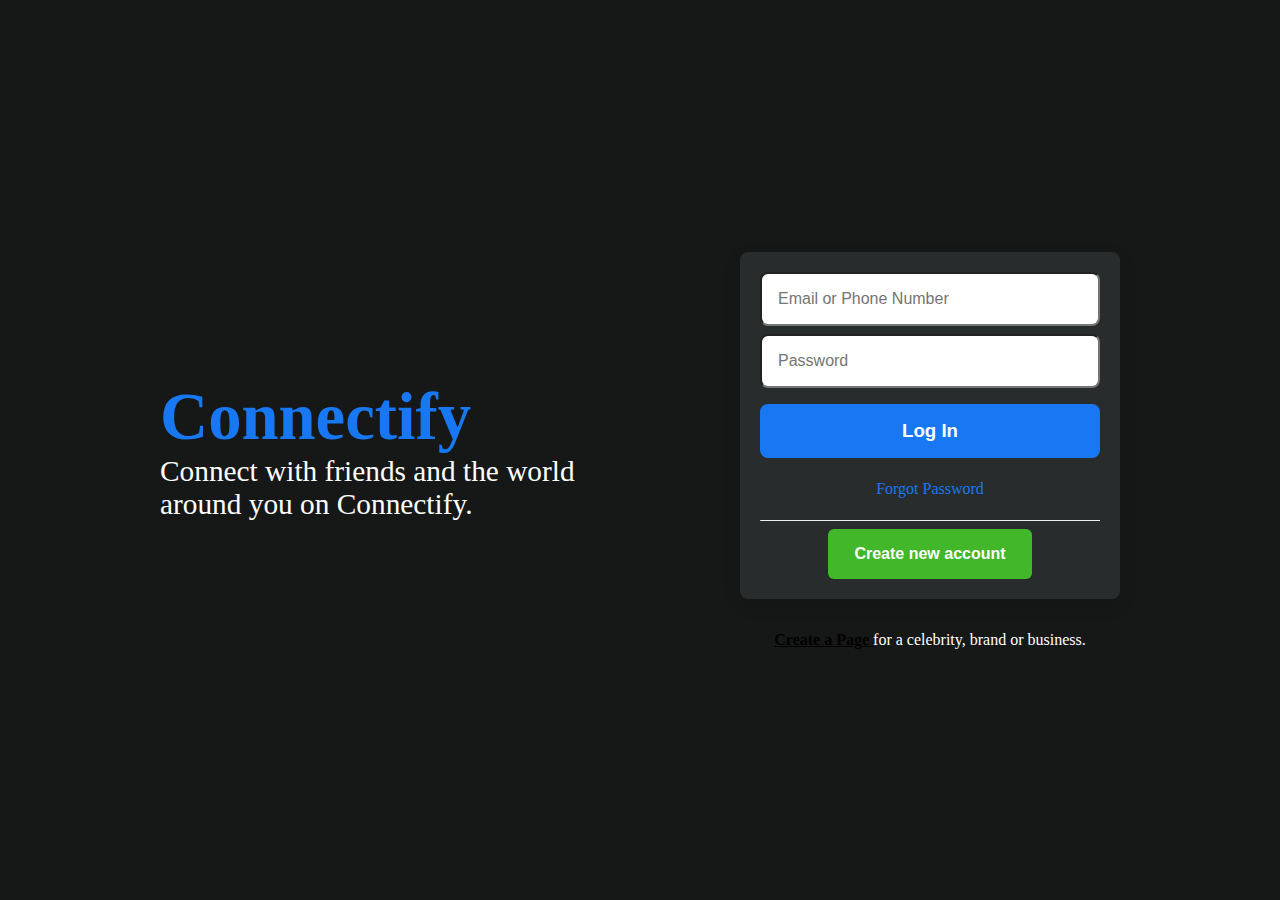
<file: index.html>
<!DOCTYPE html>
<html lang="en">
<head>
    <meta charset="UTF-8">
    <meta name="viewport" content="width=device-width, initial-scale=1.0">
    <title>Connectify - log in or sign up</title>
    <link rel="stylesheet" href="style.css">
</head>
<body>
    <div class="container">
        <div class="left">
            <h1>Connectify</h1>
            <p> Connect with friends and the world around you on Connectify. </p>
        </div>

        <div class="right">
            <form action="home/home.html" class="Login-Field" onsubmit="return animateLogin(event)" >
                <div><input type="text" placeholder="Email or Phone Number" class="if" required></div>
                <div><input type="text" placeholder="Password" class="if" required> </div>
                
                <button type="submit"> Log In </button>

                <div  class="forgot" > <a href="#"> Forgot Password</a> </div>
                <hr>
                <div > <button type="button" class="New-account"> Create new account</button></div>
            </form>
           <p> <div class="Create-Page"> <a href="Create a Page" ><b> Create a Page </b></a> for a celebrity, brand or business.</p> </div>
        </div>
    </div>
</body>
</html>
</file>
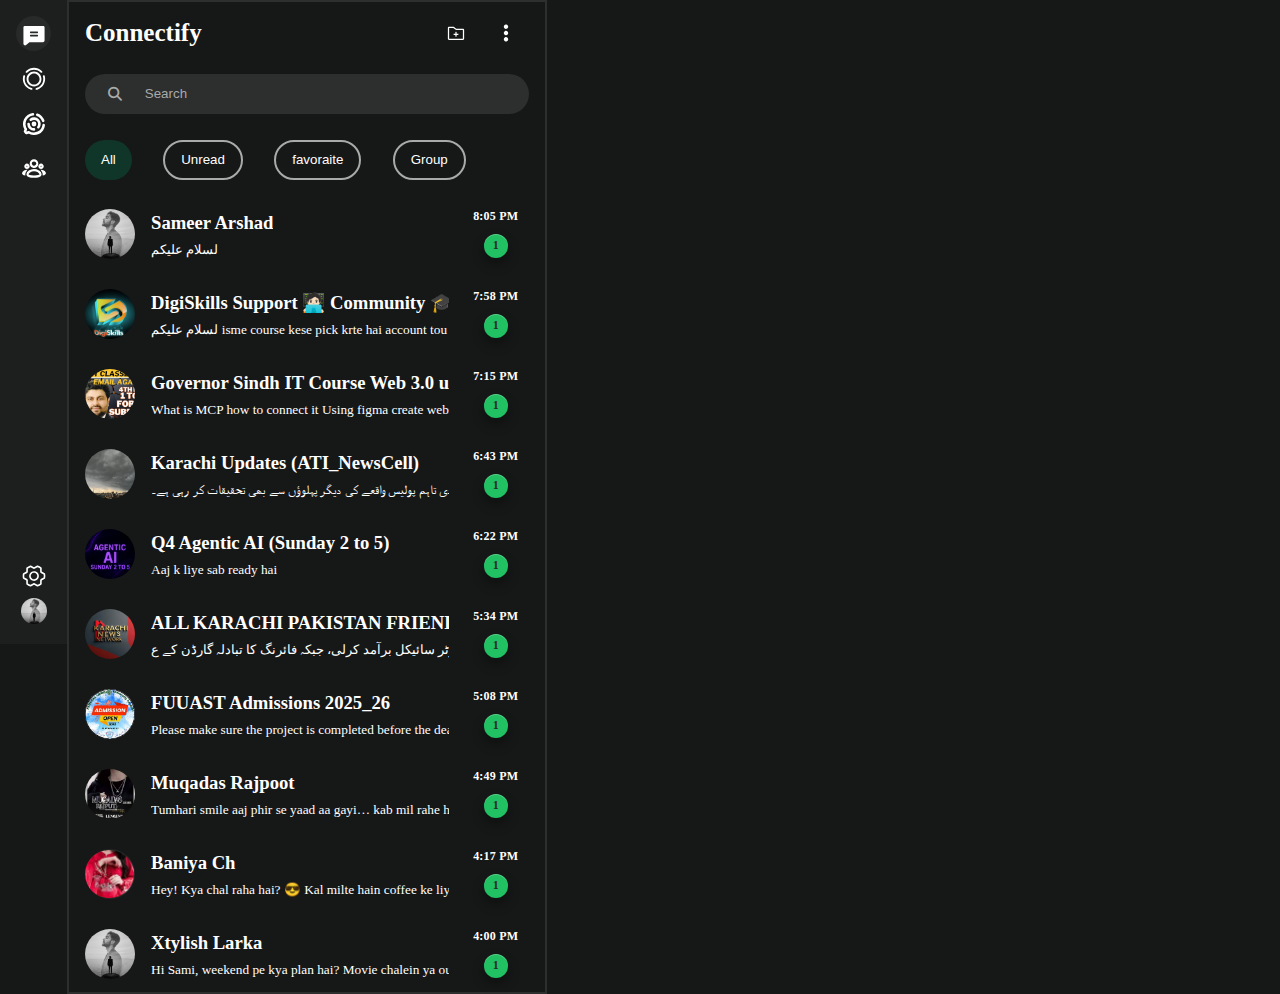
<file: home/home.html>
<!DOCTYPE html>
<html lang="en">
<head>
    <meta charset="UTF-8">
    <meta name="viewport" content="width=device-width, initial-scale=1.0">
    <title>Document</title>
    <link rel="stylesheet" href="style.css">
    <link rel="stylesheet" href="https://cdnjs.cloudflare.com/ajax/libs/font-awesome/6.5.0/css/all.min.css">

</head>
<body>
    <div class="Container">

        <div class="sidebar">
            <ul class="sidebar-list">
                <li>
                    <button class="icon-btn1">
                        <img src="Icons/ChatText-1.svg" alt="">
                        <span class="tooltip"> Chats </span>
                    </button>
                </li>


                <li>
                    <button class="icon-btn">
                        <img src="Icons/f7_status.svg" alt="">
                        <span class="tooltip"> Status </span>
                    </button>
                </li>

                <li>
                    <button class="icon-btn">
                        <img src="Icons/majesticons_chat-status-line.svg" alt="">
                        <span class="tooltip"> Channels </span>
                    </button>
                </li>

                <li>
                    <button class="icon-btn">
                        <img src="Icons/mingcute_group-3-fill.svg" alt="">
                        <span class="tooltip"> Communities </span>
                    </button>
                </li>

            </ul>

            <ul class="sidebar-list">
                <li>
                    <button class="icon-btn">
                        <img src="Icons/GearSix.svg" alt="">
                        <span class="tooltip"> Setting </span>
                    </button>

                    <button class="icon-btn">
                        <img src="Images/Screenshot 2025-11-23 170822.png" alt="">
                        <span class="tooltip"> Profile </span>
                    </button>
                </li>
            </ul>
        </div>

        <!-- <div class="Left">
            <div class="Menu">
                <a href="#" class="icon-link"> <img src="Icons/ChatText 2-01.svg" alt=""></a>
                <a href="#" class="icon-links"> <img src="Icons/f7_status.svg" alt=""></a>
                <a href="#" class="icon-links"> <img src="Icons/majesticons_chat-status-line.svg" alt=""> </a>
                <a href="#" class="icon-links"> <img src="Icons/mingcute_group-3-fill.svg" alt=""></a>
            </div>

            <div class="Setting">
                <a href="#" class="icon-links"> <img src="Icons/GearSix.svg" alt=""></a>
                <a href="#" class="icon-links"> <img src="Images/Screenshot 2025-11-23 170822.png" alt="" class="UserPro"></a>
                
                
            </div>
        </div> -->

        <div class="Right">
            <div class="Nav">
                <div class="Nav-left">
                    <h1> Connectify </h1>
                </div>

                <div class="Nav-right">
                    <div class="icon-box">
                        <div class="Image"> <img src="Icons/FolderSimplePlus.svg" alt=""> </div>
                        
                        <Span class="hover-menu"> New chat </Span>
                    </div>
                        
                    
                    <div class="menu-container">
                    <input type="checkbox" name="" id="menuToggle">
                    <label for="menuToggle" class="three-dots">
                        <div class="Image"> <img src="Icons/DotsThreeOutlineVertical.svg" alt=""> </div>
                        <span class="hover-menu"> Menu </span>
                    </label>

                    <div class="click-menu">
                        <ul>
                            <li>New group</li>
                            <li>Starred messages</li>
                            <li>Select chats</li>
                            <li>App lock</li>
                            <li>Log out</li>
                        </ul>
                    </div>
                </div>
                </div>



            <!-- </div>
            <nav class="Header">
            <div class="Heading">
                <h1> Connectify </h1>
            </div>
            
            <div class="Navbar">
                <img src="Icons/FolderSimplePlus.svg" alt="" class="Vector"> -->

                
                
            </div>
        </nav>

       

        
        <!-- <div class="search-box">
             <i class="fa-solid fa-magnifying-glass"></i>
             <input type="search" placeholder="Search">
        </div> -->

        <div class="Search-Bar">
            <div class="Search-Icon">
                <a href="#"> <i class="fa-solid fa-magnifying-glass"></i> </a>
            </div>

            <input type="search" name="Search" placeholder="Search" class="Search-Input">
           
        </div>

        <div class="Button1">
            <Button class="All"> All </Button>
            <Button class="Unread"> Unread </Button>
            <Button class="favoraite"> favoraite </Button>
            <Button class="Group"> Group </Button>
        </div>

        
    <div class="Ulta">
        <div class="Username-Ui">
            <div class="Profile">
                <div>
                <img src="Images/Screenshot 2025-11-23 170822.png" alt="Profile Image" class="Dp">
                </div>

                <div class="User">
                <h2> Sameer Arshad </h2>
                <p> لسلام علیکم </p>
                </div>
            </div>
            
            <div class="status">
                <span class="time">8:05 PM</span>

                <div class="badge" role="status" aria-label="1 new notification">
                    <span class="count">1</span>
                    <span class="dot" aria-hidden="true"></span>
                </div>
            </div>
        </div>

        <div class="Username-Ui">
            <div class="Profile">
                <div>
                <img src="Images/Digiskill.png" alt="Profile Image" class="Dp">
                </div>

                <div class="User">
                <h2> DigiSkills Support 🧑🏻‍💻 Community 🎓 3.0 Batch-02 </h2>
                <p> لسلام علیکم isme course kese pick krte hai account tou creat kr liya dashboard blank hsr </p>
                </div>
            </div>
            
            <div class="status">
                <span class="time">7:58 PM</span>

                <div class="badge" role="status" aria-label="1 new notification">
                    <span class="count">1</span>
                    <span class="dot" aria-hidden="true"></span>
                </div>
            </div>
        </div>

        <div class="Username-Ui">
            <div class="Profile">
                <div>
                <img src="Images/Govt.png" alt="Profile Image" class="Dp">
                </div>

                <div class="User">
                <h2> Governor Sindh IT Course Web 3.0 unOfficial </h2>
                <p> What is MCP how to connect it
                    Using figma create website in few minutes 
                    Complete work step by step guide
                    Sir Ali jawwad class 7 (23-november) recording sab dekh lein
                    MCP is important for Quarter 4 exam </p>
                </div>
            </div>
            
            <div class="status">
                <span class="time">7:15 PM</span>

                <div class="badge" role="status" aria-label="1 new notification">
                    <span class="count">1</span>
                    <span class="dot" aria-hidden="true"></span>
                </div>
            </div>
        </div>

        <div class="Username-Ui">
            <div class="Profile">
                <div>
                <img src="Images/Karachi Update.png" alt="Profile Image" class="Dp">
                </div>

                <div class="User">
                <h2> Karachi Updates (ATI_NewsCell) </h2>
                <p> کراچی کے علاقے اورنگی ٹاؤن میں ایک شخص نے  خود پر تیل چھڑک کر آگ لگانے کا خواب دیکھ کر، حقیقت میں خود پر مٹی کا تیل چھڑک کر آگ لگاکر اپنی جان لے لی۔ میڈیا رپورٹ کے مطابق اورنگی تھانے کی حدود قصبہ موڑ شہزاد سنیما کے قریب گھر میں 60 سالہ اللہ رکھا آگ میں جھلس کر شدید زخمی ہوگیا جسے تشویشناک حالت میں سول اسپتال کے برنس وارڈ منتقل کیا گیا، شدید جھلس کر زخمی ہونے والا شخص سول اسپتال میں دوران علاج چل بسا۔ رپورٹ کے مطابق ایس ایچ اواورنگی ٹاؤن یوسف مہر نے بتایا کہ متوفی کا آبائی تعلق راولپنڈی سے تھا اور وہ 10 روز قبل اپنی سالی کے گھر آیا تھا، اللہ رکھا نےسالی کو بتایا تھا کہ وہ 3 روز سے خواب میں دیکھ رہا تھا کہ اس نے خو د پر تیل چھڑ ک کر آگ لگا دی، جس کے سبب وہ انتہائی پریشان بھی تھا تاہم ہفتہ اور اتوار کی درمیانی شب اس نے اپنے جسم پر مٹی کا تیل چھڑکا اور خود کو آگ لگا دی۔ پولیس نے ضابطے کی کارروائی کے بعد لاش ورثاء کے حوالے کردی تاہم پولیس واقعے کی دیگر پہلوؤں سے بھی تحقیقات کر رہی ہے۔ </p>
                </div>
            </div>
            
            <div class="status">
                <span class="time">6:43 PM</span>

                <div class="badge" role="status" aria-label="1 new notification">
                    <span class="count">1</span>
                    <span class="dot" aria-hidden="true"></span>
                </div>
            </div>
        </div>

        <div class="Username-Ui">
            <div class="Profile">
                <div>
                <img src="Images/Agentic AI.png" alt="Profile Image" class="Dp">
                </div>

                <div class="User">
                <h2> Q4 Agentic AI (Sunday 2 to 5) </h2>
                <p> Aaj k liye sab ready hai </p>
                </div>
            </div>
            
            <div class="status">
                <span class="time"> 6:22 PM</span>

                <div class="badge" role="status" aria-label="1 new notification">
                    <span class="count">1</span>
                    <span class="dot" aria-hidden="true"></span>
                </div>
            </div>
        </div>

        <div class="Username-Ui">
            <div class="Profile">
                <div>
                <img src="Images/KNN.png" alt="Profile Image" class="Dp">
                </div>

                <div class="User">
                <h2> ALL KARACHI PAKISTAN FRIENDS WORLD NEWS GROUP 👍👍👍👍👍👍 </h2>
                <p> ڈسٹرکٹ سٹی میں بینک سے رقم لے کر نکلنے والے شہریوں کو لوٹنے والے بین الصوبائی گروہ کا تھانہ گارڈن پولیس سے مقابلہ ہوا، جس میں ملزمان کی فائرنگ پر پولیس نے جوابی کارروائی کرتے ہوئے دو ڈاکوؤں کو زخمی حالت میں گرفتار کرلیا۔ گرفتار ملزمان عابد عباس اور میر کامران سدھانی نہ صرف پانچ روز قبل موبائل مارکیٹ کے ایک تاجر سے ڈکیتی میں ملوث تھے بلکہ سینکڑوں شہریوں کو بینک سے نکلتے ہی لوٹنے کی وارداتوں میں بھی شامل رہے ہیں۔ گروہ میں شامل ایک خاتون بینکوں میں ریکی کرتی اور اکثر شہریوں سے لفٹ مانگ کر ساتھیوں کو سنسان مقام پر بلالیتی، جہاں واردات کی جاتی تھی۔ ملزمان پنجاب کے مختلف شہروں میں متعدد ڈکیتی مقدمات میں بھی مطلوب اور گرفتار ہوچکے ہیں۔ پولیس نے ملزمان کے قبضے سے دو پستول، راؤنڈز اور شاہ لطیف ٹاؤن سے چھینی گئی موٹر سائیکل برآمد کرلی، جبکہ فائرنگ کا تبادلہ گارڈن کے ع… </p>
                </div>
            </div>
            
            <div class="status">
                <span class="time"> 5:34 PM</span>

                <div class="badge" role="status" aria-label="1 new notification">
                    <span class="count">1</span>
                    <span class="dot" aria-hidden="true"></span>
                </div>
            </div>
        </div>

        <div class="Username-Ui">
            <div class="Profile">
                <div>
                <img src="Images/FU.png" alt="Profile Image" class="Dp">
                </div>

                <div class="User">
                <h2> FUUAST Admissions 2025_26 </h2>
                <p> Please make sure the project is completed before the deadline. No delays </p>
                </div>
            </div>
            
            <div class="status">
                <span class="time">5:08 PM</span>

                <div class="badge" role="status" aria-label="1 new notification">
                    <span class="count">1</span>
                    <span class="dot" aria-hidden="true"></span>
                </div>
            </div>
        </div>

        <div class="Username-Ui">
            <div class="Profile">
                <div>
                <img src="Images/491939013_122236972496197369_5235591464582191342_n.jpg" alt="Profile Image" class="Dp">
                </div>

                <div class="User">
                <h2> Muqadas Rajpoot </h2>
                <p> Tumhari smile aaj phir se yaad aa gayi… kab mil rahe ho?" </p>
                </div>
            </div>
            
            <div class="status">
                <span class="time">4:49 PM</span>

                <div class="badge" role="status" aria-label="1 new notification">
                    <span class="count">1</span>
                    <span class="dot" aria-hidden="true"></span>
                </div>
            </div>
        </div>

        <div class="Username-Ui">
            <div class="Profile">
                <div>
                <img src="Images/ashi.png" alt="Profile Image" class="Dp">
                </div>

                <div class="User">
                <h2> Baniya Ch </h2>
                <p> Hey! Kya chal raha hai? 😎 Kal milte hain coffee ke liye? </p>
                </div>
            </div>
            
            <div class="status">
                <span class="time">4:17 PM</span>

                <div class="badge" role="status" aria-label="1 new notification">
                    <span class="count">1</span>
                    <span class="dot" aria-hidden="true"></span>
                </div>
            </div>
        </div>

        <div class="Username-Ui">
            <div class="Profile">
                <div class="DPI">
                <img src="Images/Screenshot 2025-11-23 170822.png" alt="Profile Image" class="Dp">
                </div>

                <div class="User">
                <h2> Xtylish Larka </h2>
                <p> Hi Sami, weekend pe kya plan hai? Movie chalein ya outing?" </p>
                </div>
            </div>
            
            <div class="status">
                <span class="time">4:00 PM</span>

                <div class="badge" role="status" aria-label="1 new notification">
                    <span class="count">1</span>
                    <span class="dot" aria-hidden="true"></span>
                </div>
            </div>
        </div>

        <!-- Bottom Bar (Mobile) -->
<div class="bottom-nav">
  <div class="nav-item">
    <img src="Icons/ChatText-1.svg" alt="">
    <span>Chats</span>
  </div>

  <div class="nav-item">
    <img src="Icons/majesticons_chat-status-line.svg" alt="">
    <span>Updates</span>
  </div>

  <div class="nav-item">
    <img src="Icons/mingcute_group-3-fill.svg" alt="">
    <span>Communities</span>
  </div>

  <div class="nav-item">
    <img src="Icons/Phone.svg" alt="">
    <span>Calls</span>
  </div>
</div>
    </div>


        </div>

    </div>
</body>
</html>
</file>
<file: style.css>
*{
    margin: 0%;
    padding: 0%;
    box-sizing: border-box;
}

body {
  background-color: #161717;
  color: white;
}


 @font-face {
 font-family: 'My';
 src: url('Fonts/Feeling\ Lovely.ttf');}
/* 
body {
    background-color:  #f0f2f5;
    font-family: Arial, Helvetica, sans-serif
} */

.container {
    display: flex;
    justify-content: center;
    align-items: center;
    margin: left 112px;
    margin: right 112px;
    min-height: 100vh;
    padding: 40px;
    gap: 80px;
}

.left h1 {
    color: #1877F2;
    font-size: 50pt;
    font-weight: 700;
    font-family: Georgia, 'Times New Roman', Times, serif ;
}

.left p {
    font-size: 22pt;
    font-weight: 500;
    max-width:500px;
}

.right {
    display: flex;
    width: 380px;
    flex-direction: column;
    align-items: center;
}

.Login-Field {
    background-color: #292c2c;
    width: 100%;
    padding: 20px;
    border-radius: 8px;
    box-shadow: 0 6px 18px rgba(0,0,0,0.1);;
    /* margin: 20px; */
}

input{
    width: 100%;
    border-radius: 8px;
    font-size: 12pt;
    font-weight: 400;
    padding: 16px;
    margin-bottom: 8px;
    /* border: none; */
}

button {
    width: 100%;
    padding: 16px;
    background-color: #1877F2;
    color: white;
    margin-top: 8px;
    margin-bottom: 8px;
    border: none;
    font-size: 14pt;
    font-weight: 700;
    border-radius: 8px;
}

/* .Login {
    width: 100%;
    padding: 16px;
    background-color: #1877F2;
    color: white;
    margin-top: 8px;
    margin-bottom: 8px;
    border: none;
    font-size: 14pt;
    font-weight: 700;
    border-radius: 8px;
} */

button:hover {
    background-color: #2382fd;
}

.forgot {
    width: 100%;
   
    text-align: center;
    margin-bottom: 8px;
    padding: 14px;
}

.forgot a {
         color: #1877f2;
  text-decoration: none;
}

.forgot a:hover {
    text-decoration: underline;
}

hr {
    border-top: black;
    line-height: 1px;
    margin: 8px 0;
    /* border: none; */
}

.New-account {
    width: 60%;
    background: #42b72a;
  color: white;
  border: none;
  border-radius: 6px;
  padding: 16px 16px;
  font-weight: bold;
  font-size: 12pt;
  display: block;
  margin: 0 auto;
  cursor: pointer;
}

.New-account:hover {
    background-color: #3b9b28;
}

.Create-Page {
    margin-top: 32px;
    text-align: center;
    font-size: 12pt;
   

}

.fade-out {
  animation: fadeOut 0.5s forwards;
}

@keyframes fadeOut {
  0% { opacity: 1; transform: scale(1); }
  100% { opacity: 0; transform: scale(0.97); }
}

.Create-Page a {
     color: black;
}

@media (max-width: 900px) {
  .container {
    flex-direction: column;
    text-align: center;
    gap: 40px;
  }

  .left h1 {
    font-size: 60px;
  }

  .left p {
    font-size: 22px;
    margin: 0 auto;
  }
}

/* Mobile */
@media (max-width: 500px) {
  .container {
    padding: 20px;
  }

  .left h1 {
    font-size: 46px;
  }

  .left p {
    font-size: 18px;
  }

  .right {
    width: 100%;
    max-width: 360px;
  }

  .login-box {
    padding: 16px;
  }

  .Login-btn {
    font-size: 16px;
  }

  .Create-New {
    font-size: 15px;
  }

  .Create-page {
    font-size: 13px;
  }
}
</file>
<file: home/style.css>
body {
    margin: 0px;
    background-color: #161717;
}

.Container {
    display: flex;
    max-width: 476px;
    background-color: #161717;
    color: white;
    
   
}

.Right {
    max-width: 100%;
    background-color: #161717;
    color: white;
    
    margin-left: 67px;
    border: #2d2e2e 2px solid;
}

.Left {
    background-color: #1d1f1f;
    display: flex;
    flex-direction: column;
    max-width: 70px;
    max-height: 612px;
    padding: 14px;
    justify-content: space-between ;
    position: fixed;       
    top: 0;                 
    left: 0;     
    height: 100vh;   
    
}

.icon-link {
    background-color: #282a2a;
    width: 35px;
    height: 35px;
    border-radius: 50px;
    display: flex;
    justify-content: center;
    align-items: center;
    margin: 10px 0px;
    /* padding: 5px; */
}

.icon-links {
    
    width: 35px;
    height: 35px;
    border-radius: 50px;
    display: flex;
    justify-content: center;
    align-items: center;
    margin: 10px 0px;
    /* padding: 5px; */
}

.icon-link img {
    width: 15px;
    height: 15px;
}

.Menu {
    display: flex;
    flex-direction: column;
}

.Left img {
    width: 20px;
    margin: 10px 0px;
}

.Setting {
    display: flex;
    flex-direction: column;
    
}

.UserPro {
   width: 20px; 
   height: 20px;
   border-radius: 50px;
}

.Header {
    /* background-color: #ccc; */
    display: flex;
    max-width: 100%;
    justify-content: space-between;
    align-items: center;
    /* padding: 16px; */
    /* margin: 0px 16px; */
}

.Heading div {
    height: 40px;
}

.Vector {
    height: 20px;
    padding: 16px;
}

h1 {
    /* background-color: aquamarine; */
    font-size: 25px;
    font-weight: 700;
    padding: 0px 16px
}

.Navbar {

}

.Search-Bar {
    background-color: #2d2e2e;
    display: flex;
    justify-content: center;
    justify-items: center;
    position: relative;
    max-width: 100%;
    padding: 0px 16px;
    margin: 10px 16px;
    color: white;
    border-radius: 100px;

}

.Search-Input::placeholder {
    color: #a9aaaa;
}

.Search-Icon i {
    color: #a9aaaa;
    font-size: 14px; /* optional */
}




.Search-Icon {
    
    width: 30px;
    height: 40px;
    display: flex;
    justify-content: center;
    align-items: center;
}

.Search-Input {
    background-color: transparent;
    width: 100%;
    height: 40px;
    color: white;
    padding: 16px;

    border: none;
    outline: none !important;

    -webkit-appearance: none;
    -moz-appearance: none;
    appearance: none;
    
    
}

.Button1 {
    max-width: 80%;
    display: flex;
    justify-content: space-between ;
    align-items: center;
    padding: 16px;
    
}

Button {
    width: auto;
    outline: none !important;
    border: none !important;
    box-shadow: none !important;
    background: transparent;
    color: #a9aaaa; 
    padding: 8px 16px; 
    cursor: pointer;
    padding: 8px 16px;
    height: 40px;
    /* margin: 16px; */
    text-align: center;
    border-radius: 100px;
    color: white;
    font-size: 10pt;
}

.All {
    background-color: #103529;
    
}

.Unread , .Group , .favoraite {
    border: #a9aaaa 2px solid !important ;
}

.Ulta {
    display: flex;
    flex-direction: column;
    gap: 4px;
}

.Username-Ui {
    display: flex;
    justify-content: space-between;
    align-items: center;
    max-width: 100%;
    padding: 8px 16px;
    border-radius: 20px;
    /* margin: 0px 16px; */
    
    /* margin: 0px 16px; */
    /* gap: 10px; */
}

.Username-Ui:hover {
    background-color: #2d2e2e;
}

/* .DPI {
    background-color: #21c063;
    width: 20%;
} */

.Dp {
    width: 50px;
    height: 50px;
    border-radius: 50%;
    padding: 10px 0px;
    margin: 5px 0px;
    margin-right: 16px;
}

.Vector {
    /* height: 16px;
    color: white; */
}

.User {
    flex: 1;
    min-width: 0;          /* MOST IMPORTANT */
    white-space: nowrap;
    overflow: hidden;
    text-overflow: ellipsis;
}


.Profile {
    display: flex;
    justify-content: center;
    align-items: center;
    max-width: 82%;
    height: 60px;
    /* margin-right: 16px; */
   

    /* padding: 10px; */
    /* margin: 5px; */
}

.Dp {
    display: flex;
    justify-content: center;
    align-items: center;
    width: 50px;
    height: 50px;
}

h2 {
    font-size: 14pt;
    font-weight: 600;
    height: 15px;
    
    /* margin: 16px 0px; */
}

p {
    font-size: 10pt;
    font-weight: 400;
    height: 15px;
    /* margin: 16px 0px; */
}

.New {
    background-color: #21c063;
    border-radius: 100px;
    width: 10px;
    height: 10px;
    padding: 10px;
    text-align: center;
    color: #000;
}

.status{
    width: 15%;
  display:flex;
  flex-direction: column;
  align-items:center;
  gap:10px;
  /* padding:10px 8px; */
}

.time{
  color: var(--green-light);
  font-weight:600;
  font-size:12px;
  letter-spacing:0.2px;
  /* text-shadow: 0 1px 0 rgba(0,0,0,0.6); */
}

.badge{
  position:relative;
  width:24px;
  height:24px;
  min-width:24px;
  border-radius:50%;
  display:flex;
  align-items:center;
  justify-content:center;
  background-color: #21c063;
  /* background: linear-gradient(145deg, var(--green-light), #2fd86a 60%); */
  box-shadow:
    0 6px 12px rgba(0,0,0,0.35),   /* drop shadow */
    inset 0 1px 0 rgba(255,255,255,0.25); /* shiny effect */
  color:#292929;
  font-weight:700;
  font-size:12px;
  line-height:1;
  user-select:none;
}

.badge .count{
  z-index:2;
  transform: translateY(-1px); /* small visual centering */
}

/* Button hover/focus/active */
.Button1 button:hover,
.Button1 button:focus,
.Button1 button:active {
    background-color: #282a2a;
}

/* ================= ANCHORS ================= */
a {
    color: #a9aaaa;
    text-decoration: none;
    transition: all 0.2s ease;
}

a:hover,
a:focus,
a:active {
    background-color: #282a2a; /* Hover for anchor */
    color: white; /* optional text change on hover */
}

/* ================= ICONS ================= */
.icon-link:hover,
.icon-links:hover {
    background-color: #2d2e2e;
}

/* Icon hover effect (Font Awesome / SVG) */
.icon-link:hover img,
.icon-links:hover img,
.icon-link:hover i,
.icon-links:hover i {
    filter: brightness(0) saturate(100%) invert(75%) sepia(0%) saturate(0%) hue-rotate(180deg) brightness(100%) contrast(100%);
}

/* ================= SEARCH BAR ================= */
.Search-Bar:hover,
.Search-Input:focus {
    border: 1px solid #21c063; /* optional highlight */
    box-shadow: 0 0 6px rgba(33, 192, 99, 0.3);
}

/* Search icon on hover */
.Search-Bar:hover .Search-Icon i {
    color: #21c063;
}

/* ================= BADGE ================= */
.badge:hover {
    transform: scale(1.1);
    box-shadow: 0 8px 16px rgba(0, 0, 0, 0.35), inset 0 1px 0 rgba(255,255,255,0.25);
}

/* ================= INPUT ================= */
/* .Search-Input:focus {
    outline: none !important;
    box-shadow: 0 0 4px rgba(33, 192, 99, 0.5);
} */

.sidebar{
    display: flex;
    flex-direction: column;
    justify-content: space-between;
    align-items: center;
    background-color: #1d1f1f;
    position: fixed;
    max-width: 70px;
    height: 612px;
    padding: 16px;
    z-index: 9999;
}

.sidebar-list {
    /* background-color: #21c063; */
    list-style:none;
    padding:0;
    margin:0;
    display:flex;
    flex-direction:column;
    gap:10px;
    
}

.icon-btn , .icon-btn1 {
    display: flex;
    justify-content: center;
    align-items: center;
    background:transparent;
    width: 35px;
    height: 35px;
    border:0;
    padding:10px;
    border-radius:50px;
    cursor:pointer;
    position:relative;
}

.icon-btn1 {
    background-color: #282a2a;
}

.icon-btn img{
    border-radius: 50px;
}

.icon , img{
  width:26px;
  height:26px;
  stroke:white;
  stroke-width:1.5;
  fill:none;
}

.icon-btn:hover{
  background:rgba(255,255,255,0.05);
}

.icon-btn1:hover {
   background:rgba(255,255,255,0.05); 
}

/* Tooltip */
.tooltip{
  position:absolute;
  left:40px;
  top:50%;
  transform:translateY(-50%);
  background:#0b1113;
  color:var(--muted);
  padding:6px 10px;
  border-radius:8px;
  opacity:0;
  white-space:nowrap;
  transition:opacity .15s;
  z-index: 9999;
}

.icon-btn:hover .tooltip{
  opacity:1;
}

.icon-btn1:hover .tooltip {
   opacity:1; 
}

/* Main Content */
.main{
  /* margin-left:120px;
  padding:20px; */
}

.menu-container {
  position: relative;
  /* display: inline-block; */
  /* z-index: 999999; */
}

/* Hide checkbox */
#menuToggle {
  display: none;
}

/* 3 dots button */
.three-dots {

  cursor: pointer;
  position: relative;
}

.Image {
    display: flex;
    justify-content: center;
    align-items: center;
    width: 35px;
    height: 35px;
    border-radius: 50px;
    /* background-color: #0b1113; */
}

.Image:hover {
    background-color: #1d1f1f;
}

.Nav-right img {
    width: 20px;
    height: 20px;
    
    
}

/* Show tooltip on hover */
.three-dots:hover .hover-menu {
  display: block;
}


/* Main click menu */
.click-menu {
   position: absolute;
    top: 50px;              /* same height as hover-menu */
    left: 50%;
    transform: translateX(-80%); /* horizontal center like hover-menu */
    width: 160px;
    background: #1f1f1f;
    border-radius: 10px;
    display: none;
    box-shadow: 0 5px 15px rgba(0,0,0,0.4);
    padding: 10px 0;
    z-index: 9999;
}

.click-menu ul {
  margin: 0;
  padding: 0;
  list-style: none;
}

.click-menu ul li {
  padding: 12px 15px;
  color: white;
  cursor: pointer;
  border-bottom: 1px solid #333;
}

.click-menu ul li:hover {
  background: #333;
}

/* Show menu when checkbox checked */
#menuToggle:checked ~ .click-menu {
  display: block;
}

.Nav {
    display: flex;
    max-width: 100%;
    justify-content: space-between;
    align-items: center;
    /* padding: 0px 16px; */
    
}

.Nav-right {
    position: relative;
    display: flex;
    justify-content: center;
    align-items: center;
    width: 20%;
    margin: 0px 16px;
    gap: 15px;
}

.icon-box {
    position: relative;
    /* display: inline-block; */
}

.hover-menu {
   position: absolute;
    top: 35px;              /* vertical alignment */
    left: 50%;
    transform: translateX(-50%);
    display: none;
    background: #333;
    color: white;
    padding: 5px 10px;
    font-size: 13px;
    border-radius: 6px;
    white-space: nowrap;
    z-index: 9999;
}

.icon-box:hover .hover-menu {
    display: block;
}

/* ------------------------
   Mobile Bottom Bar
-------------------------*/
.bottom-nav {

  display: none;
  justify-content: center;
  align-items: center;
  max-width: 100%;
  background-color: #161717;
  padding-right: 10px;
  
  
}

.nav-item {
    display: flex;
    justify-content: center;
    align-items: center;
    flex-direction: column;
    gap: 10px;
    width: 25%;
    height: 80px;
    font-size: 12pt;

}

/* ------------------------
   MOBILE VERSION
-------------------------*/
@media (max-width: 768px) {

  .sidebar {
    display: none; /* hide sidebar */
  }

  .Right {
    width: 100%;
    max-width: 100%;
    margin: 0px 4px ;
    margin-left: 4px;
    margin-right: 4px;
    
    
    border: none;     /* agar border remove karna ho */
}

.Right .Profile {
    max-width: 80%;
}

h2 {
    font-size: 10pt;
}

p {
    font-size: 8pt;
}

.Button1 button {
    font-size: 8pt;
}

  .bottom-nav {
    position: fixed;
    bottom: 0;
    left: 0;
    right: 0;
    display: flex;
  justify-content: center;
  align-items: center;
  max-width: 100%;
  background-color: #161717;
  }

  .bottom-nav .nav-item {
    display: flex;
    justify-content: center;
    align-items: center;
    flex-direction: column;
    gap: 10px;
    width: 25%;
    height: 80px;
    font-size: 8pt;
  }

  .bottom-nav .icon {
    font-size: 22px;
  }
}
</file>
